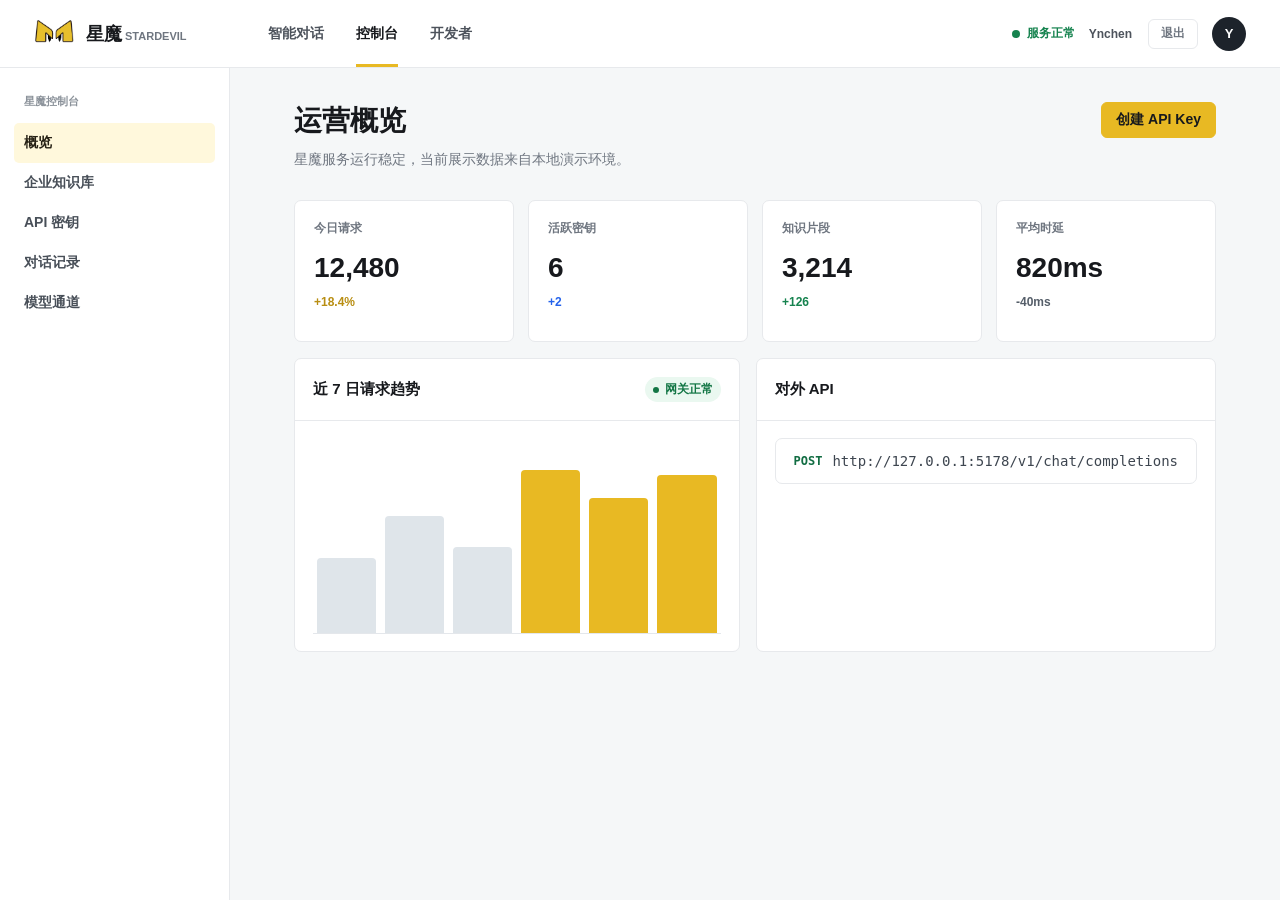
<file: docs/responsive-check/console-check.html>
<!doctype html>
<html lang="zh-CN">
<head>
<meta charset="UTF-8" />
<meta name="viewport" content="width=device-width, initial-scale=1.0" />
<title>手机端布局自检（控制台页）</title>
<link rel="stylesheet" href="../../web/styles.css" />
</head>
<body>
<main class="shell">
  <header class="topbar">
    <a class="brand" href="#"><img src="../../web/assets/stardevil-mark.png" alt="星魔 Logo"><span>星魔<small>STARDEVIL</small></span></a>
    <nav class="nav"><button>智能对话</button><button class="active">控制台</button><button>开发者</button></nav>
    <div class="top-actions"><span class="status">服务正常</span><span class="user-name">Ynchen</span><button class="top-logout">退出</button><span class="avatar">Y</span></div>
  </header>
  <section class="console">
    <aside class="console-nav">
      <div class="nav-heading">星魔控制台</div>
      <button class="active">概览</button>
      <button>企业知识库</button>
      <button>API 密钥</button>
      <button>对话记录</button>
      <button>模型通道</button>
    </aside>
    <section class="console-content">
      <div class="page-heading"><div><h1>运营概览</h1><p>星魔服务运行稳定，当前展示数据来自本地演示环境。</p></div><button class="button primary">创建 API Key</button></div>
      <section class="metrics">
        <article class="metric"><div class="metric-label">今日请求</div><div class="metric-value">12,480</div><div class="metric-delta gold">+18.4%</div></article>
        <article class="metric"><div class="metric-label">活跃密钥</div><div class="metric-value">6</div><div class="metric-delta blue">+2</div></article>
        <article class="metric"><div class="metric-label">知识片段</div><div class="metric-value">3,214</div><div class="metric-delta green">+126</div></article>
        <article class="metric"><div class="metric-label">平均时延</div><div class="metric-value">820ms</div><div class="metric-delta ink">-40ms</div></article>
      </section>
      <section class="data-grid">
        <article class="panel"><div class="panel-head"><h2>近 7 日请求趋势</h2><span class="tag">网关正常</span></div><div class="panel-body"><div class="chart"><span class="bar" style="height:42%"></span><span class="bar" style="height:65%"></span><span class="bar" style="height:48%"></span><span class="bar highlight" style="height:91%"></span><span class="bar highlight" style="height:75%"></span><span class="bar highlight" style="height:88%"></span></div></div></article>
        <article class="panel"><div class="panel-head"><h2>对外 API</h2></div><div class="panel-body"><div class="endpoint"><b class="method">POST</b><code>http://127.0.0.1:5178/v1/chat/completions</code></div></div></article>
      </section>
    </section>
  </section>
</main>
</body>
</html>
</file>
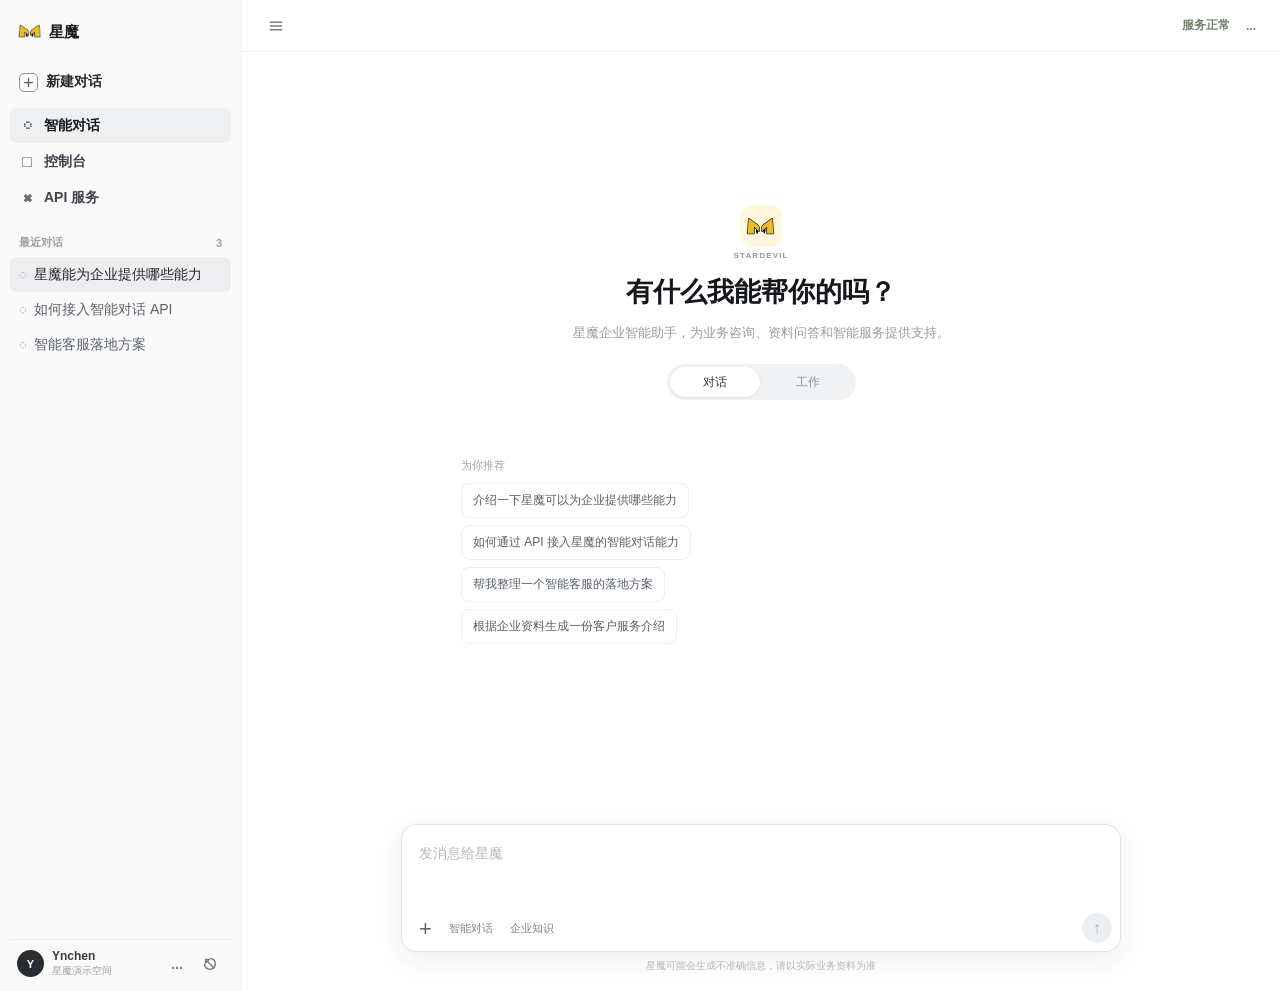
<file: docs/responsive-check/mobile-check.html>
<!doctype html>
<html lang="zh-CN">
<head>
<meta charset="UTF-8" />
<meta name="viewport" content="width=device-width, initial-scale=1.0" />
<title>手机端布局自检（chat 页）</title>
<link rel="stylesheet" href="../../web/styles.css" />
</head>
<body>
<main class="chat-shell">
  <aside class="doubao-sidebar">
    <a class="chat-brand" href="#"><img src="../../web/assets/stardevil-mark.png" alt="星魔 Logo"><span><b>星魔</b></span></a>
    <button class="side-new"><b>+</b><span>新建对话</span></button>
    <nav class="side-actions">
      <button class="side-action active"><i>◌</i><span>智能对话</span></button>
      <button class="side-action"><i>□</i><span>控制台</span></button>
      <button class="side-action"><i>⌘</i><span>API 服务</span></button>
    </nav>
    <div class="history-head"><span>最近对话</span><small>3</small></div>
    <div class="history-list">
      <button class="conversation active"><i>◌</i><span>星魔能为企业提供哪些能力</span></button>
      <button class="conversation"><i>◌</i><span>如何接入智能对话 API</span></button>
      <button class="conversation"><i>◌</i><span>智能客服落地方案</span></button>
    </div>
    <div class="sidebar-foot"><span class="foot-avatar">Y</span><span><b>Ynchen</b><small>星魔演示空间</small></span><button>...</button><button>⎋</button></div>
  </aside>
  <div class="sidebar-scrim"></div>
  <section class="doubao-main">
    <header class="chat-topline">
      <button class="collapse-button"><svg class="menu-icon" viewBox="0 0 20 20" width="16" height="16"><rect x="2" y="4.4" width="16" height="1.7" rx="0.85" fill="currentColor"></rect><rect x="2" y="9.15" width="16" height="1.7" rx="0.85" fill="currentColor"></rect><rect x="2" y="13.9" width="16" height="1.7" rx="0.85" fill="currentColor"></rect></svg></button>
      <div class="chat-top-actions"><button>服务正常</button><button>...</button></div>
    </header>
    <section class="doubao-stage">
      <div class="doubao-scroll"><div id="chatContent"><div class="doubao-welcome">
        <div class="welcome-brand"><div class="welcome-mark"><img src="../../web/assets/stardevil-mark.png" alt="星魔 Logo"></div><small>STARDEVIL</small></div>
        <h1>有什么我能帮你的吗？</h1>
        <p>星魔企业智能助手，为业务咨询、资料问答和智能服务提供支持。</p>
        <div class="mode-switch"><button class="selected">对话</button><button>工作</button></div>
        <div class="recommend-label">为你推荐</div>
        <div class="recommend-list"><button>介绍一下星魔可以为企业提供哪些能力</button><button>如何通过 API 接入星魔的智能对话能力</button><button>帮我整理一个智能客服的落地方案</button><button>根据企业资料生成一份客户服务介绍</button></div>
      </div></div></div>
      <div class="doubao-composer-wrap"><div class="doubao-composer">
        <textarea placeholder="发消息给星魔"></textarea>
        <div class="composer-tools"><div><button class="tool-plus">+</button><button class="composer-tool">智能对话</button><button class="composer-tool">企业知识</button></div><button class="doubao-send" disabled>↑</button></div>
      </div><p class="composer-note">星魔可能会生成不准确信息，请以实际业务资料为准</p></div>
    </section>
  </section>
</main>
<script>
  var q = new URLSearchParams(location.search);
  var s = q.get('s');
  var shell = document.querySelector('.chat-shell');
  if (s === 'open') shell.classList.add('sidebar-open');
  if (s === 'collapsed') shell.classList.add('sidebar-collapsed');
  if (q.get('many')) {
    var list = document.querySelector('.history-list');
    var tpl = list.children[0];
    for (var i = 0; i < 22; i++) { list.appendChild(tpl.cloneNode(true)); }
  }
  if (q.get('probe')) {
    var sb = document.querySelector('.doubao-sidebar');
    var sbcs = getComputedStyle(sb);
    var h1 = getComputedStyle(document.querySelector('.doubao-welcome h1'));
    var st = getComputedStyle(document.querySelector('.doubao-scroll'));
    var mainRect = document.querySelector('.doubao-main').getBoundingClientRect();
    var rec = document.querySelector('.recommend-list button').getBoundingClientRect();
    var cp = document.querySelector('.doubao-composer-wrap').getBoundingClientRect();
    var probe = document.createElement('div');
    probe.id = 'probe';
    probe.style.cssText = 'position:fixed;left:0;bottom:0;z-index:9999;background:#000;color:#0f0;font:11px/1.5 monospace;padding:4px;white-space:pre-wrap';
    probe.textContent = 'inner=' + window.innerWidth + 'x' + window.innerHeight + ' dpr=' + window.devicePixelRatio
      + ' docW=' + document.documentElement.scrollWidth + ' bodyW=' + document.body.scrollWidth
      + '\nsidebar: display=' + sbcs.display + ' pos=' + sbcs.position + ' w=' + Math.round(sb.getBoundingClientRect().width) + ' x=' + Math.round(sb.getBoundingClientRect().left)
      + '\nmain: w=' + Math.round(mainRect.width) + ' x=' + Math.round(mainRect.left)
      + '\nscroll pad=' + st.paddingLeft + ' h1=' + h1.fontSize
      + '\nrecommendBtn: x=' + Math.round(rec.left) + ' w=' + Math.round(rec.width) + ' right=' + Math.round(rec.right)
      + '\ncomposer: x=' + Math.round(cp.left) + ' w=' + Math.round(cp.width) + ' right=' + Math.round(cp.right);
    document.body.appendChild(probe);
  }
</script>
</body>
</html>
</file>
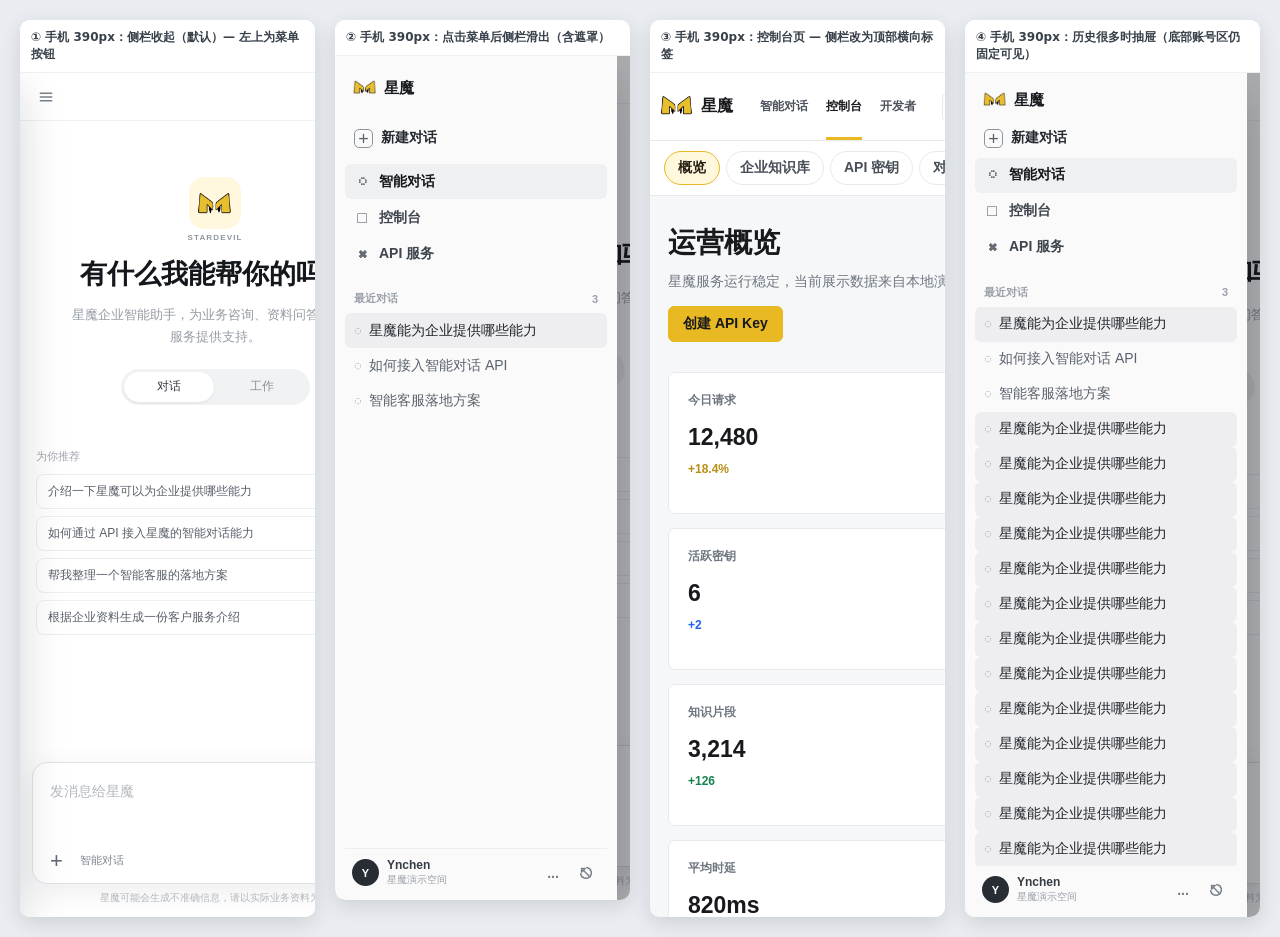
<file: docs/responsive-check/shots.html>
<!doctype html>
<html lang="zh-CN">
<head>
<meta charset="UTF-8" />
<style>
  body { margin:0; background:#e9edf1; display:flex; gap:20px; padding:20px; align-items:flex-start; font-family:system-ui,"Microsoft YaHei UI",sans-serif; }
  figure { margin:0; background:#fff; border-radius:10px; overflow:hidden; box-shadow:0 6px 20px rgba(0,0,0,.12); }
  figcaption { font:600 12px/1.4 system-ui,"Microsoft YaHei UI",sans-serif; padding:9px 11px; color:#38404a; background:#fff; border-bottom:1px solid #eef0f2; }
  iframe { display:block; width:390px; height:844px; border:0; }
</style>
</head>
<body>
  <figure><figcaption>① 手机 390px：侧栏收起（默认）— 左上为菜单按钮</figcaption><iframe src="mobile-check.html?s=closed"></iframe></figure>
  <figure><figcaption>② 手机 390px：点击菜单后侧栏滑出（含遮罩）</figcaption><iframe src="mobile-check.html?s=open"></iframe></figure>
  <figure><figcaption>③ 手机 390px：控制台页 — 侧栏改为顶部横向标签</figcaption><iframe src="console-check.html"></iframe></figure>
  <figure><figcaption>④ 手机 390px：历史很多时抽屉（底部账号区仍固定可见）</figcaption><iframe src="mobile-check.html?s=open&many=1"></iframe></figure>
</body>
</html>
</file>
<file: web/styles.css>
:root { --ink:#17191d; --muted:#6f7680; --line:#e7e9ec; --paper:#fff; --canvas:#f5f7f8; --gold:#e8b923; --gold-dark:#b88e13; --gold-wash:#fff8dc; --blue:#2563eb; --green:#16834f; --shadow:0 12px 35px rgba(19, 24, 31, .08); }
* { box-sizing:border-box; }
body { margin:0; color:var(--ink); background:var(--canvas); font-family:"Microsoft YaHei UI","PingFang SC",Arial,sans-serif; font-size:14px; letter-spacing:0; }
button, input, textarea { font:inherit; } button { cursor:pointer; } a { color:inherit; text-decoration:none; }
.shell { min-height:100vh; }
.topbar { height:68px; display:flex; align-items:center; padding:0 34px; border-bottom:1px solid var(--line); background:#fff; position:sticky; top:0; z-index:10; }
.brand { display:flex; align-items:center; gap:10px; min-width:230px; font-weight:800; font-size:18px; letter-spacing:0; }.brand img { width:42px; height:32px; object-fit:contain; object-position:50% 18%; }.brand small { margin-left:3px; color:var(--muted); font-size:11px; font-weight:600; }
.nav { display:flex; align-self:stretch; gap:24px; }.nav button { border:0; color:#4d535c; background:transparent; padding:0 4px; font-weight:700; position:relative; }.nav button.active { color:var(--ink); }.nav button.active::after { content:""; position:absolute; height:3px; left:4px; right:4px; bottom:0; background:var(--gold); }
.top-actions { margin-left:auto; display:flex; gap:14px; align-items:center; }.status { color:var(--green); font-size:12px; font-weight:700; display:flex; gap:7px; align-items:center; }.status::before { content:""; width:8px; height:8px; border-radius:50%; background:var(--green); }.avatar { height:34px; width:34px; border-radius:50%; display:grid; place-items:center; background:#1d232b; color:#fff; font-size:13px; font-weight:700; }
.button { border:1px solid var(--line); background:#fff; color:var(--ink); border-radius:6px; min-height:36px; padding:0 14px; font-weight:700; }.button:hover { border-color:#c6a323; }.button.primary { border-color:var(--gold); background:var(--gold); }.button.primary:hover { background:#f2ca36; }.button.dark { border-color:var(--ink); background:var(--ink); color:white; }.button.small { min-height:31px; padding:0 10px; font-size:12px; }
.chat-layout { height:calc(100vh - 68px); display:grid; grid-template-columns:270px minmax(0,1fr); }.chat-sidebar { padding:22px 16px; border-right:1px solid var(--line); background:#fbfcfc; overflow:auto; }.workspace { display:flex; align-items:center; gap:10px; padding:10px; background:#fff; border:1px solid var(--line); border-radius:6px; font-weight:800; }.workspace-mark { width:30px; height:30px; display:grid; place-items:center; color:#1b1d20; background:var(--gold); border-radius:5px; font-weight:900; }.side-title { display:flex; justify-content:space-between; align-items:center; margin:26px 9px 10px; color:var(--muted); font-size:12px; font-weight:800; }.conversation { display:block; width:100%; padding:11px 10px; border:0; border-radius:5px; color:#3f4650; text-align:left; background:transparent; overflow:hidden; white-space:nowrap; text-overflow:ellipsis; }.conversation:hover,.conversation.active { background:var(--gold-wash); color:#332b12; }.new-chat { width:100%; display:flex; justify-content:center; margin-top:14px; }
.chat-main { min-width:0; display:flex; flex-direction:column; background:#f8fafb; }.chat-scroll { flex:1; overflow:auto; padding:52px max(32px,calc((100vw - 880px)/2)); }.welcome { max-width:760px; margin:0 auto; padding-top:20px; }.eyebrow { display:inline-flex; align-items:center; gap:8px; font-size:12px; color:#736225; font-weight:800; background:var(--gold-wash); padding:6px 10px; border-radius:999px; }.eyebrow b { display:inline-block; width:7px; height:7px; border-radius:50%; background:var(--gold); }.welcome h1 { margin:20px 0 10px; font-size:34px; line-height:1.2; letter-spacing:0; }.welcome p { max-width:660px; margin:0; color:var(--muted); font-size:15px; line-height:1.8; }.prompt-grid { display:grid; grid-template-columns:repeat(2,minmax(0,1fr)); gap:12px; margin-top:36px; }.prompt { min-height:92px; padding:16px; border:1px solid var(--line); border-radius:7px; background:#fff; color:#343941; text-align:left; line-height:1.55; font-weight:700; }.prompt:hover { border-color:var(--gold); box-shadow:var(--shadow); }.message-list { max-width:800px; margin:0 auto; }.message { display:grid; grid-template-columns:36px minmax(0,1fr); gap:13px; padding:18px 0; }.message-content { min-width:0; }.message .badge { width:32px; height:32px; border-radius:6px; display:grid; place-items:center; font-weight:900; }.message.user .badge { background:#242a32; color:#fff; }.message.ai .badge { background:var(--gold); color:#211d0e; }.bubble { min-width:0; padding:3px 2px; white-space:pre-wrap; color:#2e343d; font-size:15px; line-height:1.85; }.message.user .bubble { font-weight:700; }.typing { display:inline-flex; gap:4px; align-items:center; }.typing i { width:5px; height:5px; display:block; background:#6f7680; border-radius:50%; animation:pulse 1s infinite alternate; }.typing i:nth-child(2){animation-delay:.2s}.typing i:nth-child(3){animation-delay:.4s}@keyframes pulse{to{opacity:.25;transform:translateY(-3px)}}
.composer-wrap { padding:18px max(32px,calc((100vw - 880px)/2)) 26px; background:#f8fafb; }.composer { max-width:800px; margin:auto; border:1px solid #dce0e3; background:#fff; border-radius:8px; box-shadow:0 6px 22px rgba(24,32,42,.05); overflow:hidden; }.composer textarea { display:block; width:100%; min-height:82px; resize:none; border:0; outline:0; padding:16px 17px 8px; color:var(--ink); line-height:1.6; }.composer-foot { display:flex; justify-content:space-between; align-items:center; padding:8px 10px 10px 15px; color:#7d838b; font-size:12px; }.send { width:36px; height:32px; border:0; border-radius:5px; background:var(--gold); color:#2c2613; font-weight:900; }.send:disabled { background:#e6e8eb; color:#9ba0a8; cursor:not-allowed; }
.console { display:grid; grid-template-columns:230px minmax(0,1fr); min-height:calc(100vh - 68px); }.console-nav { padding:22px 14px; background:#fff; border-right:1px solid var(--line); }.nav-heading { padding:4px 10px 14px; color:#8b929a; font-size:11px; font-weight:800; }.console-nav button { width:100%; min-height:40px; padding:0 10px; text-align:left; border:0; border-radius:5px; background:transparent; color:#484f58; font-weight:700; }.console-nav button:hover,.console-nav button.active { color:#262115; background:var(--gold-wash); }.console-content { padding:34px min(5vw,68px); overflow:auto; }.page-heading { display:flex; gap:20px; align-items:flex-start; justify-content:space-between; margin-bottom:30px; }.page-heading h1 { margin:0 0 8px; font-size:28px; }.page-heading p { margin:0; color:var(--muted); line-height:1.6; }.metrics { display:grid; grid-template-columns:repeat(4,minmax(0,1fr)); gap:14px; }.metric { min-height:142px; padding:19px; background:#fff; border:1px solid var(--line); border-radius:7px; }.metric-label { color:var(--muted); font-size:12px; font-weight:700; }.metric-value { margin:15px 0 11px; font-size:28px; font-weight:800; }.metric-delta { font-size:12px; font-weight:700; }.gold{color:var(--gold-dark)}.blue{color:var(--blue)}.green{color:var(--green)}.ink{color:#555e69}
.data-grid { display:grid; grid-template-columns:1.4fr .9fr; gap:16px; margin-top:16px; }.panel { background:#fff; border:1px solid var(--line); border-radius:7px; }.panel-head { display:flex; justify-content:space-between; align-items:center; min-height:62px; padding:0 18px; border-bottom:1px solid var(--line); }.panel-head h2 { margin:0; font-size:15px; }.panel-body { padding:17px 18px; }.chart { height:196px; display:flex; align-items:flex-end; gap:9px; border-bottom:1px solid #e4e7eb; padding:15px 4px 0; }.bar { flex:1; background:#dfe5ea; border-radius:4px 4px 0 0; min-width:10px; }.bar.highlight { background:var(--gold); }.activity { display:flex; flex-direction:column; gap:16px; }.activity-item { display:grid; grid-template-columns:9px 1fr auto; align-items:center; gap:9px; }.activity-dot { width:8px; height:8px; border-radius:50%; background:var(--green); }.activity-dot.info { background:var(--gold); }.activity-item span { color:#404750; font-size:13px; }.activity-item time { color:#9a9fa6; font-size:12px; }
.table-wrap { overflow:auto; }.table { border-collapse:collapse; width:100%; min-width:650px; }.table th { height:42px; color:#7a818a; text-align:left; font-size:12px; font-weight:700; background:#fafbfc; }.table th,.table td { padding:0 15px; border-bottom:1px solid var(--line); }.table td { height:58px; color:#343a42; }.table td code { color:#707780; }.tag { display:inline-flex; align-items:center; gap:6px; border-radius:999px; padding:4px 8px; font-size:12px; font-weight:800; background:#eaf8f0; color:#137645; }.tag::before { content:""; width:6px; height:6px; border-radius:50%; background:currentColor; }.tag.gray { background:#f0f2f4; color:#6e7580; }
.api-layout { display:grid; grid-template-columns:minmax(0,1fr) 250px; gap:18px; }.code { margin:0; overflow:auto; padding:18px; color:#dce4ee; background:#151a21; font:12px/1.75 Consolas,"Courier New",monospace; border-radius:0 0 7px 7px; }.code b { color:#efc542; font-weight:normal; }.code em { color:#8bd5a2; font-style:normal; }.endpoint { display:flex; align-items:center; gap:10px; padding:14px 18px; background:#fff; border:1px solid var(--line); border-radius:7px; }.method { color:#126d43; font:800 12px Consolas,monospace; }.endpoint code { color:#3e4650; }.info-list { padding:4px 0; }.info-list div { padding:12px 0; border-bottom:1px solid var(--line); }.info-list strong { display:block; margin-bottom:4px; font-size:12px; }.info-list span { color:var(--muted); font-size:12px; line-height:1.55; }
  .setting-grid { display:grid; grid-template-columns:repeat(2,minmax(0,1fr)); gap:16px; }.field { display:flex; flex-direction:column; gap:7px; margin-bottom:16px; }.field label { color:#555c65; font-size:12px; font-weight:800; }.field input,.field select { height:39px; padding:0 11px; border:1px solid #dfe3e7; border-radius:5px; outline:none; background:#fff; }.field input:focus,.field select:focus { border-color:var(--gold); box-shadow:0 0 0 3px var(--gold-wash); }.notice { padding:12px; border-left:3px solid var(--gold); color:#67571d; background:var(--gold-wash); font-size:12px; line-height:1.7; }
.knowledge-grid { display:grid; grid-template-columns:1.1fr .9fr; gap:16px; }.knowledge-documents { margin-top:16px; }.knowledge-hint { color:#8a9199; font-size:12px; }.knowledge-textarea { min-height:210px; padding:11px; border:1px solid #dfe3e7; border-radius:5px; outline:none; resize:vertical; line-height:1.65; }.knowledge-textarea:focus { border-color:var(--gold); box-shadow:0 0 0 3px var(--gold-wash); }.knowledge-note { margin:12px 0 0; color:#8e959d; font-size:12px; line-height:1.65; }.knowledge-results { min-height:250px; margin-top:16px; padding-top:2px; }.knowledge-results > p { margin:0; color:#949ba4; font-size:12px; line-height:1.7; }.knowledge-results article { padding:11px 0; border-bottom:1px solid var(--line); }.knowledge-results b { color:#3c434c; font-size:13px; }.knowledge-results p { margin:5px 0 0; color:#777e87; font-size:12px; line-height:1.7; white-space:pre-wrap; }.source-list { display:flex; flex-wrap:wrap; align-items:center; gap:6px; margin-top:12px; }.source-list span { color:#8e959e; font-size:11px; }.source-list b { padding:4px 7px; border-radius:999px; color:#6d5920; background:#fff8db; font-size:11px; font-weight:700; }
.toast { position:fixed; bottom:24px; left:50%; transform:translateX(-50%); z-index:30; padding:11px 15px; color:#fff; background:#20262e; border-radius:6px; box-shadow:var(--shadow); font-weight:700; }
@media (max-width:900px){
  .topbar { padding:0 14px; gap:10px; }
  .brand { min-width:auto; gap:7px; font-size:16px; }
  .brand img { width:34px; height:26px; }
  .brand small, .status, .user-name { display:none; }
  .nav { margin-left:auto; gap:14px; }
  .nav button { font-size:13px; }
  .top-actions { gap:8px; }
  .top-logout { height:28px; padding:0 9px; }
  .avatar { width:30px; height:30px; }
  .chat-layout, .console { grid-template-columns:1fr; }
  .chat-sidebar { display:none; }
  .console-nav { display:flex; gap:6px; overflow-x:auto; padding:10px 14px; border-right:0; border-bottom:1px solid var(--line); background:#fff; position:sticky; top:68px; z-index:8; -webkit-overflow-scrolling:touch; }
  .console-nav .nav-heading { display:none; }
  .console-nav button { width:auto; flex:none; min-height:34px; padding:0 13px; white-space:nowrap; border:1px solid var(--line); border-radius:999px; }
  .console-nav button.active { border-color:var(--gold); }
  .chat-scroll { padding:30px 18px; }
  .composer-wrap { padding:12px 18px 18px; }
  .metrics { grid-template-columns:repeat(2,minmax(0,1fr)); }
  .metric-value { font-size:23px; }
  .data-grid, .api-layout, .setting-grid, .knowledge-grid { grid-template-columns:1fr; }
  .console-content { padding:28px 18px; }
  .page-heading { display:block; }
  .page-heading .button { margin-top:14px; }
  .endpoint { flex-wrap:wrap; }
  .endpoint code { word-break:break-all; }
  .prompt-grid { grid-template-columns:1fr; }
  .welcome h1 { font-size:28px; }
}
@media (max-width:420px){
  .metrics { grid-template-columns:1fr; }
  .topbar { padding:0 10px; }
  .nav { gap:10px; }
  .nav button { font-size:12px; }
}

/* Conversational workspace: a clean, focused layout inspired by modern AI chat products. */
.chat-shell { min-height:100vh; display:grid; grid-template-columns:242px minmax(0,1fr); background:#fff; }
.doubao-sidebar { display:flex; flex-direction:column; min-height:100vh; padding:14px 10px 10px; border-right:1px solid #eef0f2; background:#fafafa; }
.chat-brand { display:flex; align-items:center; gap:7px; height:34px; padding:0 8px; color:#191c21; font-size:15px; font-weight:800; }
.chat-brand img { width:24px; height:24px; object-fit:contain; }
.chat-brand span { display:flex; flex-direction:column; gap:1px; line-height:1; }.chat-brand b { font-size:15px; }.chat-brand small { color:#8b929b; font-size:8px; font-weight:800; letter-spacing:.5px; }
.side-new { display:flex; align-items:center; gap:8px; width:100%; height:36px; margin:16px 0 8px; padding:0 9px; border:0; border-radius:6px; color:#24282f; background:transparent; font-weight:700; text-align:left; }
.side-new:hover, .side-action:hover { background:#f0f1f2; }
.side-new b { display:grid; width:19px; height:19px; place-items:center; border:1px solid #8d949d; border-radius:5px; color:#59616b; font-size:18px; font-weight:400; line-height:1; }
.side-actions { display:flex; flex-direction:column; gap:1px; }
.side-action { display:flex; align-items:center; gap:9px; width:100%; height:35px; padding:0 9px; border:0; border-radius:6px; color:#3f454e; background:transparent; font-weight:650; text-align:left; }
.side-action.active { color:#15171b; background:#eff0f1; }
.side-action i { width:16px; color:#626973; font-size:16px; font-style:normal; text-align:center; }
.history-head { display:flex; justify-content:space-between; align-items:center; padding:20px 9px 7px; color:#999fa8; font-size:11px; font-weight:800; }
.history-head small { font-size:11px; font-weight:700; }
.history-list { min-height:0; overflow:auto; }
.conversation { display:flex; align-items:center; gap:8px; width:100%; height:35px; padding:0 9px; border:0; border-radius:6px; color:#5b626d; background:transparent; text-align:left; }
.conversation:hover, .conversation.active { color:#23272d; background:#eeeef0; }
.conversation i { color:#9ca2aa; font-size:14px; font-style:normal; }
.conversation span { overflow:hidden; text-overflow:ellipsis; white-space:nowrap; }
.empty-history { margin:4px 9px; color:#a1a6ad; font-size:12px; }
.guest-usage { margin:18px 8px 12px; padding:12px; border:1px solid #ece4c6; border-radius:8px; background:#fffdf5; color:#62605a; font-size:11px; line-height:1.6; }
.guest-usage strong { display:block; margin-bottom:3px; color:#403817; font-size:12px; }
.guest-usage span { display:block; color:#77705a; }.guest-usage span b { color:#9a7611; font-size:14px; }
.guest-usage p { margin:7px 0 9px; color:#8d897b; }.guest-usage .button { width:100%; border-color:#e2c759; background:#fff; color:#6d5610; }
.inline-link { border:0; padding:0; color:#8b6b0a; background:transparent; text-decoration:underline; cursor:pointer; }
.sidebar-foot { display:flex; align-items:center; gap:8px; margin-top:auto; padding:9px 7px 3px; border-top:1px solid #eceef0; color:#363c44; }
.sidebar-foot .foot-avatar { display:grid; width:27px; height:27px; place-items:center; border-radius:50%; color:#fff; background:#282d34; font-size:11px; font-weight:800; }
.sidebar-foot span:nth-child(2) { display:flex; min-width:0; flex:1; flex-direction:column; gap:1px; }
.sidebar-foot b { overflow:hidden; font-size:12px; text-overflow:ellipsis; white-space:nowrap; }.sidebar-foot small { color:#9aa0a8; font-size:10px; }.sidebar-foot button { width:26px; border:0; color:#767d86; background:transparent; font-weight:800; }
.sidebar-scrim { display:none; }
.chat-shell.sidebar-collapsed { grid-template-columns:minmax(0,1fr); }
.chat-shell.sidebar-collapsed .doubao-sidebar { display:none; }
.doubao-main { display:flex; min-width:0; min-height:100vh; flex-direction:column; background:#fff; }
.chat-topline { display:flex; align-items:center; justify-content:space-between; height:52px; padding:0 18px; border-bottom:1px solid #f0f1f2; }
.collapse-button, .chat-top-actions button { height:28px; border:0; border-radius:5px; color:#7a818a; background:transparent; font-size:12px; font-weight:700; }.collapse-button:hover, .chat-top-actions button:hover { background:#f3f4f5; }
.collapse-button { letter-spacing:1px; }.collapse-button { display:grid; width:32px; padding:0; place-items:center; }.collapse-button .menu-icon { display:block; }.chat-top-actions { display:flex; align-items:center; gap:4px; }.chat-top-actions button:first-child { color:#75806f; }
.doubao-stage { display:flex; min-height:0; flex:1; flex-direction:column; }
.doubao-scroll { flex:1; overflow:auto; padding:0 30px; }
.doubao-welcome { width:min(600px,100%); margin:0 auto; padding:clamp(72px,17vh,180px) 0 180px; text-align:center; }
.welcome-brand { display:flex; align-items:center; flex-direction:column; gap:4px; margin:0 auto 16px; }.welcome-brand small { color:#8f969e; font-size:8px; font-weight:800; letter-spacing:1.15px; }.welcome-mark { display:grid; width:42px; height:42px; margin:0; place-items:center; border-radius:12px; background:#fff8de; }.welcome-mark img { width:30px; height:30px; object-fit:contain; }
.doubao-welcome h1 { margin:0; color:#14171b; font-size:clamp(26px,2.1vw,34px); font-weight:800; line-height:1.2; }.doubao-welcome p { margin:14px auto 0; color:#969ca4; font-size:13px; line-height:1.7; }
.mode-switch { display:inline-flex; gap:3px; margin-top:20px; padding:3px; border-radius:999px; background:#f1f2f3; }.mode-switch button { min-width:90px; height:30px; border:0; border-radius:999px; color:#8a9199; background:transparent; font-size:12px; }.mode-switch button.selected { color:#34383f; background:#fff; box-shadow:0 1px 3px rgba(24,30,38,.08); }
.recommend-label { margin:58px 0 10px; color:#a1a6ad; font-size:11px; text-align:left; }.recommend-list { display:flex; flex-direction:column; align-items:flex-start; gap:7px; }.recommend-list button { max-width:100%; padding:8px 11px; border:1px solid #eceef0; border-radius:8px; color:#59606a; background:#fff; font-size:12px; text-align:left; }.recommend-list button:hover { border-color:#d9bd4d; color:#332d1b; background:#fffdf5; }
.doubao-composer-wrap { width:min(720px,calc(100% - 40px)); margin:0 auto; padding:0 0 18px; }.doubao-composer { border:1px solid #dfe3e7; border-radius:15px; background:#fff; box-shadow:0 8px 28px rgba(31,38,48,.08); transition:border-color .16s,box-shadow .16s; }.doubao-composer:focus-within { border-color:#d9b329; box-shadow:0 8px 28px rgba(31,38,48,.1),0 0 0 3px rgba(232,185,35,.1); }
.doubao-composer textarea { display:block; width:100%; min-height:84px; padding:17px 17px 7px; border:0; outline:0; resize:none; color:#20242a; background:transparent; font-size:14px; line-height:1.65; }.doubao-composer textarea::placeholder { color:#b3b8be; }
.composer-tools { display:flex; align-items:center; justify-content:space-between; gap:8px; padding:4px 8px 8px 10px; }.composer-tools > div { display:flex; align-items:center; gap:3px; min-width:0; }.tool-plus { display:grid; width:27px; height:27px; place-items:center; border:0; border-radius:50%; color:#616872; background:transparent; font-size:22px; font-weight:300; }.tool-plus:hover { background:#f1f2f3; }.composer-tool { height:26px; padding:0 7px; border:0; border-radius:5px; color:#7d848d; background:transparent; font-size:11px; }.composer-tool:hover { color:#3c424b; background:#f1f2f3; }.doubao-send { display:grid; width:30px; height:30px; place-items:center; border:0; border-radius:50%; color:#fff; background:#272c33; font-size:17px; line-height:1; }.doubao-send:disabled { color:#aeb4bb; background:#edf0f2; cursor:not-allowed; }.composer-note { margin:7px 0 0; color:#b2b6bc; font-size:10px; text-align:center; }
.message-list { width:min(760px,100%); margin:0 auto; padding:42px 0 150px; }.message { grid-template-columns:32px minmax(0,1fr); gap:12px; padding:14px 0; }.message .badge { width:30px; height:30px; border-radius:9px; font-size:12px; }.message.user .badge { background:#292f37; }.message.ai .badge { color:#2e2710; background:#f0c52b; }.bubble { padding:3px 0; color:#2f343c; font-size:14px; line-height:1.9; }.message.user .bubble { color:#252a31; font-weight:700; }
@media (max-width:760px) {
  .chat-shell { grid-template-columns:1fr; height:100vh; height:100dvh; min-height:0; overflow:hidden; }
  .doubao-main { height:100vh; height:100dvh; min-height:0; }
  .doubao-sidebar { display:flex; position:fixed; top:0; bottom:0; left:0; z-index:40; width:min(282px,84vw); height:100%; min-height:0; overflow:hidden; padding-top:calc(14px + env(safe-area-inset-top)); padding-bottom:calc(10px + env(safe-area-inset-bottom)); background:#fafafa; border-right:0; box-shadow:0 20px 48px rgba(15,20,26,.22); transform:translateX(-102%); transition:transform .26s cubic-bezier(.32,.72,0,1); }
  .chat-shell.sidebar-open .doubao-sidebar { transform:none; }
  .sidebar-scrim { display:block; position:fixed; inset:0; z-index:35; background:rgba(15,20,26,.34); opacity:0; visibility:hidden; pointer-events:none; transition:opacity .26s,visibility .26s; }
  .chat-shell.sidebar-open .sidebar-scrim { opacity:1; visibility:visible; pointer-events:auto; }
  .chat-shell.sidebar-collapsed { grid-template-columns:1fr; }
  .chat-topline { height:48px; padding:0 8px 0 10px; }
  .doubao-scroll { padding:0 16px; }
  .doubao-welcome { padding:56px 0 120px; }
  .doubao-welcome h1 { font-size:27px; }
  .doubao-welcome p { max-width:290px; }
  .welcome-mark { width:52px; height:52px; border-radius:15px; }
  .welcome-mark img { width:36px; height:36px; }
  .recommend-label { margin-top:44px; }
  .recommend-list, .recommend-list button { width:100%; }
  .doubao-composer-wrap { width:calc(100% - 24px); padding-bottom:calc(12px + env(safe-area-inset-bottom)); }
  .doubao-composer textarea { min-height:78px; }
  .composer-tool:last-child { display:none; }
  .message-list { padding:22px 0 120px; }
  .auth-shell { padding:16px; }
  .auth-card { padding:26px 20px; }
}

/* 登录与鉴权 */
.user-name { font-size:12px; font-weight:700; color:#4d535c; margin-right:2px; }
.top-logout { border:1px solid var(--line); background:#fff; color:#6f7680; border-radius:6px; height:30px; padding:0 12px; font-size:12px; font-weight:700; cursor:pointer; }
.top-logout:hover { border-color:#d9b329; color:#332d1b; }
.auth-shell { min-height:100vh; display:grid; place-items:center; background:linear-gradient(180deg,#fff 0%,#f7f8f9 100%); padding:24px; }
.auth-card { width:min(380px,100%); background:#fff; border:1px solid var(--line); border-radius:12px; box-shadow:var(--shadow); padding:34px 30px; }
.auth-brand { display:flex; align-items:center; gap:9px; font-weight:800; font-size:19px; margin-bottom:18px; }
.auth-brand img { width:36px; height:28px; object-fit:contain; flex:none; }
.auth-card { overflow:hidden; }
.auth-brand small { color:var(--muted); font-size:11px; font-weight:600; }
.auth-card h1 { margin:0 0 18px; font-size:22px; }
.auth-tabs { display:flex; gap:6px; margin-bottom:18px; }
.auth-tabs button { flex:1; height:36px; border:1px solid var(--line); background:#fff; border-radius:7px; font-weight:700; color:#6f7680; }
.auth-tabs button.active { border-color:var(--gold); color:#2c2410; background:var(--gold-wash); }
.auth-form .field { display:flex; flex-direction:column; gap:7px; margin-bottom:14px; }
.auth-form label { color:#555c65; font-size:12px; font-weight:800; }
.auth-form input { height:40px; padding:0 12px; border:1px solid #dfe3e7; border-radius:6px; outline:none; }
.auth-form input:focus { border-color:var(--gold); box-shadow:0 0 0 3px var(--gold-wash); }
.auth-hint { margin:14px 0 0; color:#939aa2; font-size:12px; line-height:1.6; padding:10px 12px; background:#f6f7f8; border-radius:7px; }
</file>
